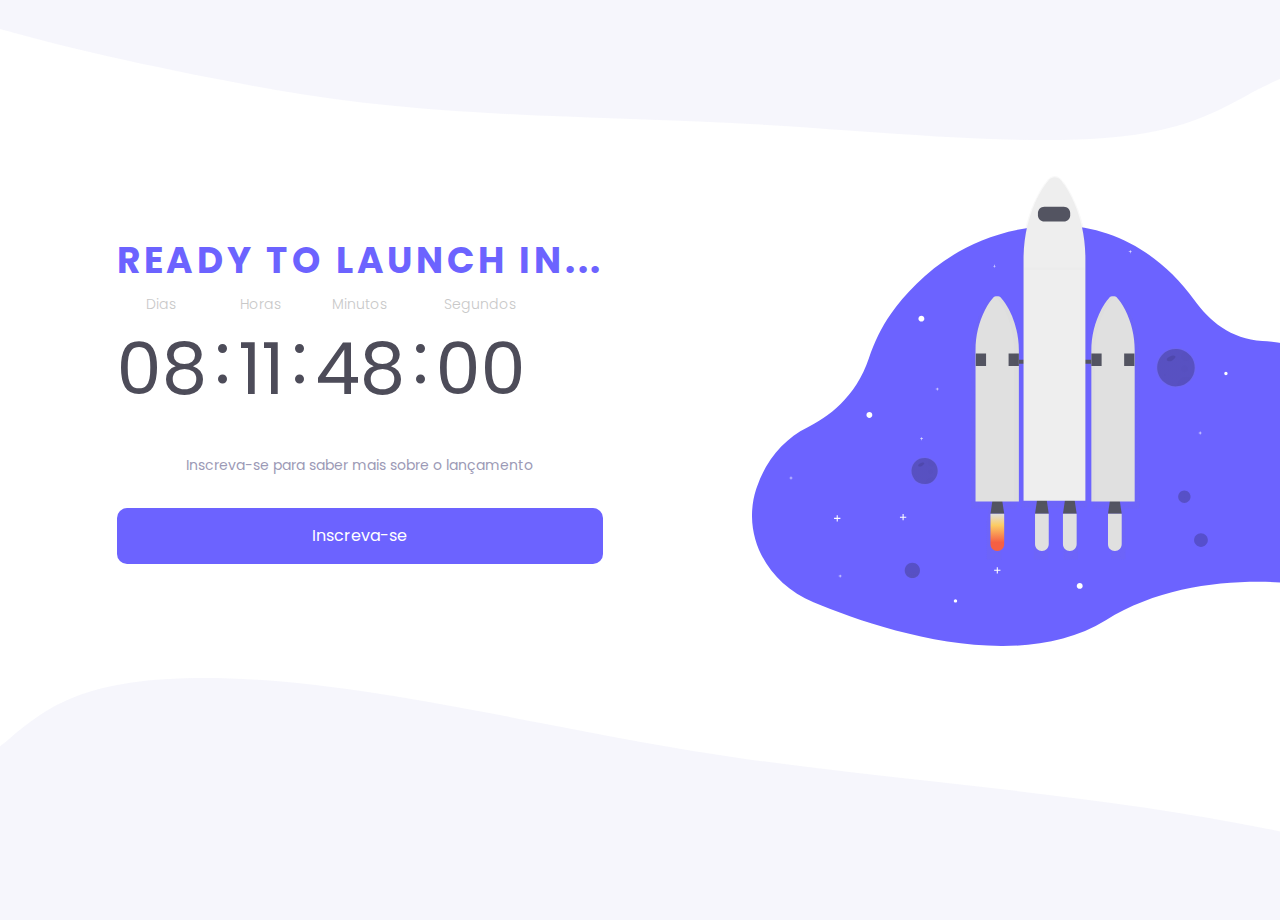
<file: CountDown/index.html>
<!DOCTYPE html>
<html lang="en">
<head>
    <link rel="preconnect" href="https://fonts.googleapis.com">
    <link rel="preconnect" href="https://fonts.gstatic.com" crossorigin>
    <meta charset="UTF-8">
    <meta http-equiv="X-UA-Compatible" content="IE=edge">
    <meta name="viewport" content="width=device-width, initial-scale=1.0">
    <title>Countdown</title>
    
    <link href="https://fonts.googleapis.com/css2?family=Poppins:wght@300;400;700&display=swap" rel="stylesheet">
    <link rel="stylesheet" href="style.css">

    <script src="main.js" defer></script>
</head>
<body>
    <main>
        <img src="./assets/top-image.svg" alt="">
        <section>
            <div class="container">
                <h1>Ready to launch in...</h1>
                <div>
                    <div>
                        <p class="title">Dias</p>
                        <span class="time days">08</span>
                    </div>

                    <span class="time">:</span>


                    <div>
                        <p class="title">Horas</p>
                        <span class="time hours">11</span>
                    </div>
                    
                    <span class="time">:</span>

                    <div>
                        <p class="title">Minutos</p>
                        <span class="time minutes">48</span>
                    </div>

                    <span class="time">:</span>
                    
                    <div>
                        <p class="title">Segundos</p>
                        <span class="time seconds">00</span>
                    </div>
                </div>
                <p>Inscreva-se para saber mais sobre o lançamento</p>
                <button>Inscreva-se</button>
            </div>
            <img src="./assets/rocket.svg" alt="">
        </section>
        <img src="./assets/bottom-image.svg" alt="">
    </main>
</body>
</html>
</file>
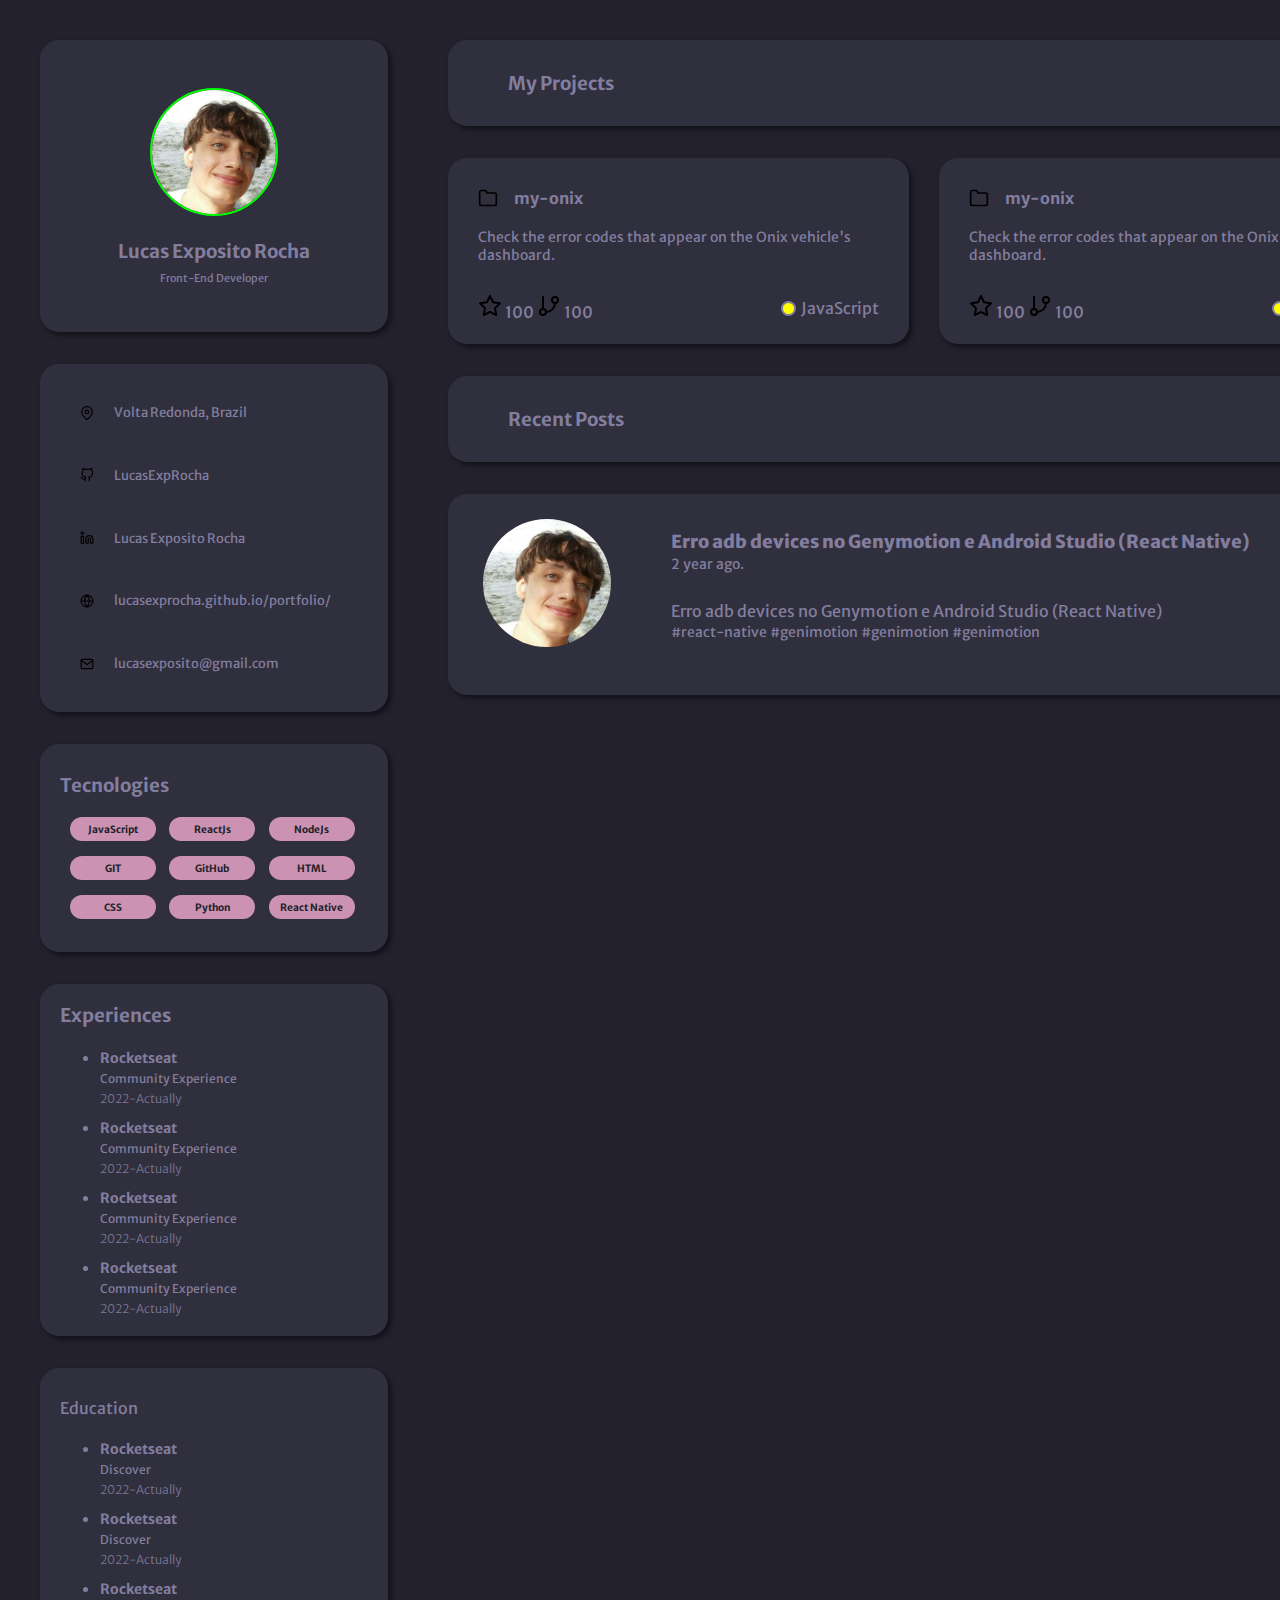
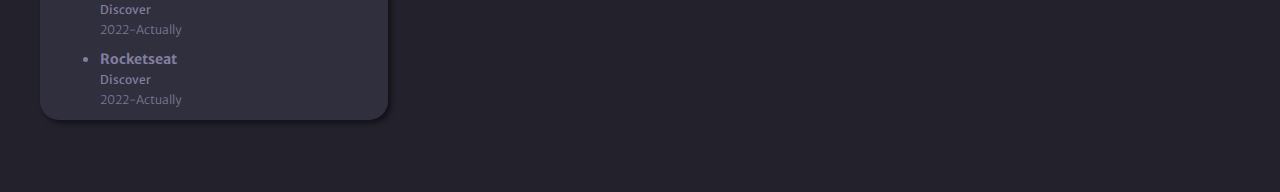
<file: desafio-portfolio-discover/index.html>
<!DOCTYPE html>
<html lang="en">
    <head>
        <meta charset="UTF-8">
        <meta http-equiv="X-UA-Compatible" content="IE=edge">
        <meta name="viewport" content="width=device-width, initial-scale=1.0">
        <title>Portfolio-Discover</title>
        <link rel="shortcut icon" href="assets/favicon.ico" type="image/x-icon">
        <link rel="stylesheet" href="style.css">
    </head>
    <body class="grid">
        <!-- Aside Bar -->
        <div class="aside__container flex">
            <header class="header__container flex container">
                <img src="imgs/profile.jpeg" alt="" class="profile-img">
                <h3 class="name-title  div-title">Lucas Exposito Rocha</h3>
                <h6 class="job-function div-subtitle">Front-End Developer</h6>
            </header>
            <div class="informations__container flex container">
                <div class="info">
                    <img src="assets/map-pin.svg" alt="" class="img-location info-icon">
                    <span class="text-info">Volta Redonda, Brazil</span>
                </div>
                <!-- <span class="work"></span> -->
                <div class="info">
                    <img src="assets/github.svg" alt="" class="img-github info-icon">
                    <span class="text-info">LucasExpRocha</span>
                </div>
                <div class="info">
                    <img src="assets/linkedin.svg" alt="" class="img-linkedin info-icon">
                    <span class="text-info">Lucas Exposito Rocha</span>
                </div>
                <!-- <span class="twitter"></span> -->
                <div class="info">
                    <img src="assets/globe.svg" alt="" class="img-portfolio info-icon">
                    <span class="text-info">lucasexprocha.github.io/portfolio/</span>
                </div>
                <div class="info">
                    <img src="assets/mail.svg" alt="" class="img-email info-icon">
                    <span class="text-info">lucasexposito@gmail.com</span>
                </div>
            </div>
            <div class="tecnology__container container">
                <h3 class="tecnology-title div-title">
                    Tecnologies
                </h3>
                <div class="tecnology-tools grid">
                    <span class="tecnology-icon">JavaScript</span>
                    <span class="tecnology-icon">ReactJs</span>
                    <span class="tecnology-icon">NodeJs</span>
                    <span class="tecnology-icon">GIT</span>
                    <span class="tecnology-icon">GitHub</span>                        <span class="tecnology-icon">HTML</span>
                    <span class="tecnology-icon">CSS</span>
                    <span class="tecnology-icon">Python</span>
                    <span class="tecnology-icon">React Native</span>
                </div>
            </div>
            <div class="experiences__container container">
                <h3 class="experience__title  div-title">Experiences</h3>
                <ul>
                    <li>
                        <h5 class="experience-title">Rocketseat</h5>
                        <span class="experience-subtitle">Community Experience</span>
                        <br>
                        <span class="experience-data">2022-Actually</span>
                    </li>
                    <li>
                        <h5 class="experience-title">Rocketseat</h5>
                        <span class="experience-subtitle">Community Experience</span>
                        <br>
                        <span class="experience-data">2022-Actually</span>
                    </li>
                    <li>
                        <h5 class="experience-title">Rocketseat</h5>
                        <span class="experience-subtitle">Community Experience</span>
                        <br>
                        <span class="experience-data">2022-Actually</span>
                    </li>
                    <li>
                        <h5 class="experience-title">Rocketseat</h5>
                        <span class="experience-subtitle">Community Experience</span>
                        <br>
                        <span class="experience-data">2022-Actually</span>
                    </li>
                </ul>
            </div>
            <div class="education__container container">
                <div class="education__title div-title">Education</div>
                <ul>
                    <li>
                        <h6 class="education-title">Rocketseat</h6>
                        <span class="education-subtitle">Discover</span>
                        <br>
                        <span class="education-data">2022-Actually</span>
                    </li>
                    <li>
                        <h6 class="education-title">Rocketseat</h6>
                        <span class="education-subtitle">Discover</span>
                        <br>
                        <span class="education-data">2022-Actually</span>
                    </li>
                    <li>
                        <h6 class="education-title">Rocketseat</h6>
                        <span class="education-subtitle">Discover</span>
                        <br>
                        <span class="education-data">2022-Actually</span>
                    </li>
                    <li>
                        <h6 class="education-title">Rocketseat</h6>
                        <span class="education-subtitle">Discover</span>
                        <br>
                        <span class="education-data">2022-Actually</span>
                    </li>
                </ul>
            </div>

        </div>

        <!-- Body -->
        <main class="main__container">
            <div class="projects__container flex container">
                <h3 class="myProjects__title">My Projects</h3>
                <h6 class="viewmore">View more</h6>
            </div>
            <div class="onix__container flex">
                <div class="my-onix__container container">
                    <div class="onix-container">
                        <div class="onix__title">
                            <img src="assets/folder.svg" alt="" class="img-folder">
                            <span class="onix-title">my-onix</span>
                        </div>                        
                        <div class="text-container">
                            <span>Check the error codes that appear on the Onix vehicle's dashboard.</span>
                        </div>
                        <div class="footer-container flex">
                            <div class="stats">
                                <span class="star-icon">
                                    <img src="assets/star.svg" alt="">
                                    100
                                </span>
                                <span class="branch">
                                    <img src="assets/git-branch.svg" alt="">
                                    100
                                </span>    
                            </div>
                            <div class="use-tool">
                                <span class="check"></span>
                                <span class="tools">JavaScript</span>
                            </div>
                        </div>
                    </div>
                </div>
                <div class="my-onix__container container">
                    <div class="onix-container">
                        <div class="onix__title">
                            <img src="assets/folder.svg" alt="" class="img-folder">
                            <span class="onix-title">my-onix</span>
                        </div>                        
                        <div class="text-container">
                            <span>Check the error codes that appear on the Onix vehicle's dashboard.</span>
                        </div>
                        <div class="footer-container flex">
                            <div class="stats">
                                <span class="star-icon">
                                    <img src="assets/star.svg" alt="">
                                    100
                                </span>
                                <span class="branch">
                                    <img src="assets/git-branch.svg" alt="">
                                    100
                                </span>    
                            </div>
                            <div class="use-tool">
                                <span class="check"></span>
                                <span class="tools">JavaScript</span>
                            </div>
                        </div>
                    </div>
                </div>
            </div>
            
            <div class="posts__container container">
                <div class="posts__container flex">
                    <h3 class="posts__title">Recent Posts</h3>
                </div>
            </div>
            <div class="status__posts__container container flex">
                <img src="imgs/profile.jpeg" alt="" class="post-perfil-img">
                
                <div class="status-text">
                    <h5 class="status-title"><strong>Erro adb devices no Genymotion e Android Studio (React Native)</strong></h5>
                    <span class="status-date">2 year ago.</span>
                    
                    <div class="status-err">
                        <span class="status-error">
                        Erro adb devices no Genymotion e Android Studio (React Native)
                        </span>
                    </div>
                    
                    <div class="tools-status">
                        <span>#react-native</span>
                        <span>#genimotion</span>
                        <span>#genimotion</span>
                        <span>#genimotion</span>
                    </div>
                </div>
                
            </div>
        </main>
    </body>
</html>
</file>
<file: CountDown/style.css>
* {
    margin: 0;
    padding: 0;
    box-sizing: border-box;
}

img {
    width: 100%;
    object-fit: cover;
}

body {
    width: 100%;
}

main {
    width: 90rem;
    height: 100vh;

    margin: 0 auto;
}

main > section {
    width: 100%;

    display: grid;
    align-items: center;

    grid-template-columns: 1fr 1fr;
    grid-template-areas: "count rocket"
}

section > .container {
    grid-area: 1 / 1 ;

    justify-content: center;
    align-items: center;
    display: grid;

    gap: 2rem;
}

.container > h1 {
    font-family: 'Poppins';
    font-style: normal;
    font-weight: 700;
    font-size: 36px;
    line-height: 3.375px;
    letter-spacing: 0.105em;

    text-transform: uppercase;

    color: #6C63FF;
    text-align: center;
}

.container > div {
    display: flex;
    align-items: center;
    gap: .5rem;
}

.container > div > div{
    display: flex;
    align-items: center;
    flex-direction: column;
}

.title {
    font-family: 'Poppins';
    font-style: normal;
    font-weight: 300;
    font-size: 14px;
    line-height: 21px;

    text-transform: capitalize;

    color: #C8C8C8;
}

.time {
    font-family: 'Poppins';
    font-style: normal;
    font-weight: 400;
    font-size: 72px;
    line-height: 108px;

    color: #4D4C59;
}

.container > p {
    font-family: 'Poppins';
    font-style: normal;
    font-weight: 400;
    font-size: 14px;
    line-height: 21px;

    color: #9C9AB6;
    text-align: center;
}

.container > button {
    align-self: center;

    padding: 1rem 2rem;
    background-color: #6C63FF;
    border: none;
    border-radius: .625rem;
    
    font-family: 'Poppins';
    font-style: normal;
    font-weight: 400;
    font-size: 16px;
    line-height: 24px;

    color: #FFFFFF;
}

section > img {
    grid-area: 1 / 2;
    padding: 2rem;
}
</file>
<file: desafio-portfolio-discover/style.css>
/* Global Variables */
@import url('https://fonts.googleapis.com/css2?family=Merriweather+Sans:wght@400;500;700&display=swap');

:root {
    --body-bg-color: #22212C;
    --text-color: #837E9F;
    --bg-cards: #302F3D;
    --bg-techs: #CB92B1;

    /* Margin */

    --mb-0-25: .25rem;
    --mb-0-5: .5rem;
    --mb-0-75: .75rem;
    --mb-1: 1rem;
    --mb-1-5: 1.5rem;
    --mb-2-0: 2rem;
    --mb-2-5: 2.5rem;
    --mb-3: 3rem;

    /* Fonts */

    --h1-font-size:1.5rem;
    --h2-font-size: 1.25rem;
    --h3-font-size: 1.125rem;
    --normal-font-size: .938rem;
    --small-font-size: .813rem;
    --smaller-font-size: .75rem;
    
    --font-family: 'Merriweather Sans', sans-serif;

    /* Font Weight */
    --font-normal: 400;
    --semi-bold: 500;
    --bold: 700;
}

/* Reset */

* {
    margin: 0;
    padding: 0;
    box-sizing: border-box;
}

/* Main */

.grid {
    display: grid;
}

.flex {
    display: flex;
}

/* Display Body */

body {
    padding: 2.5rem;
    background: var(--body-bg-color);
    font-family: var(--font-family);
    grid-template-areas: "aside main";
    gap: 60px;
}

.aside__container {
    grid-area: aside;
    width: 348px;
    flex-direction: column;
}

.main__container {
    grid-area: main;
    width: 952px;
    flex-direction: column;
}

.container {
    border-radius: 19px;
    background: var(--bg-cards);
    color: var(--text-color);
    background: var(--bg-cards);
    box-shadow: 3px 3px 5px rgba(0, 0, 0, .5);
    margin-bottom: var(--mb-2-0);
}

/* Display aside */

/* Header Aside */

.header__container {
    width: 348px;
    height: 292px;
    align-items: center;
    justify-content: center;
    flex-direction: column;
}

.profile-img {
    width: 128px;
    height: 128px;
    border-radius: 50%;
    margin-bottom: var(--mb-1-5);
    border: 2px solid #00FF00;
}

.informations__container {
    flex-direction: column;
    width: 348px;
    height: 348px;
    border-radius: 19px;
}

.name-title {
    margin-bottom: var(--mb-0-5);
    font-weight: var(--bold);
}

.div-subtitle {
    font-weight: var(--font-normal);
}

/* Informations */

.informations__container {
    padding: 2.5rem;
    flex-direction: column;
    justify-content: space-between;
    align-items: baseline;

}

.info {
    display: flex;
    align-items: center;
}

.info-icon {
    height: 14px;
    width: 14px;
    color: var(--text-color)
}

.text-info {
    font-weight: var(--font-normal);
    font-size: 13px;
    margin-left: 1.25rem;
    align-items: baseline;
}

/* Tecnologies */

.tecnology__container {
    width: 348px;
    height: 208px;
    padding: 1.25rem;
}

.tecnology-title {
    margin-top: 10px;
    margin-bottom: 20px;
}

.tecnology-tools {
    grid-template-columns: repeat(3, auto);
    margin-left: 10px;
}

.tecnology-icon {
    width: 86px;
    height: 24px;
    padding-top: 6px;
    border-radius: 12px;
    background-color: var(--bg-techs);
    font-size: 10px;
    color: #22212C;
    text-align: center;
    margin-bottom: 15px;
    font-weight: var(--bold);
}


/* Experiences */ 

.experiences__container {
    width: 348px;
    height: 352px;
    padding: 20px;
}

.experiences__title {
    margin-top: 10px;
}

.experiences__container > ul {
    margin-top: 20px;
    margin-left: 40px;
}

.experience-title {
    font-size: 14px;
    font-weight: var(--bold);
}

.experience-subtitle {
    font-size: 12px;
    font-weight: var(--font-normal);
}

.experience-data {
    font-size: 12px;
    font-weight: 300;
    opacity: .9;
}

.experiences__container > ul > li {
    margin-bottom: 10px;
}

/* Education */ 

.education__container {
    width: 348px;
    height: 352px;
    padding: 20px;
}

.education__title {
    margin-top: 10px;
}

.education__container > ul {
    margin-top: 20px;
    margin-left: 40px;
}

.education-title {
    font-size: 14px;
    font-weight: var(--bold);
}

.education-subtitle {
    font-size: 12px;
    font-weight: var(--font-normal);
}

.education-data {
    font-size: 12px;
    font-weight: 300;
    opacity: .9;
}

.education__container > ul > li {
    margin-bottom: 10px;
}


/* "BODY" */

/* Projects */

.projects__container {
    width: 952px;
    height: 86px;
    justify-content: space-between;
    align-items: center;
    padding-left: 60px;
    padding-right: 60px;
}

/* my onix */

.onix__container {
    gap: 30px;
}

.my-onix__container {
    width: 461px;
    height: 186px;
    padding: 30px;
}

.onix__title {
    display: flex;
    align-items: center;
    margin-bottom: 20px;
}

.img-folder {
    width: 20px;
    height: 20px;
    margin-right: 16px;
}

.onix-title {
    font-size: 16px;
    font-weight: var(--bold);
}

.text-container {
    font-size: 14px;
    font-weight: var(--font-normal);
    margin-bottom: 30px;
}

.footer-container {
    justify-content: space-between;
}

.use-tool {
    display: flex;
    align-items: center;
}

.check {
    position: absolute;
    width: 15px;
    height: 15px;
    border-radius: 50%;
    background-color: yellow;
    border: 2px solid #837E9F;
}

.tools {

    margin-left: 20px;
}

/* Posts */

.posts__container {
    height: 86px;
    width: 952px;
    justify-content: space-between;
    align-items: center;
    padding-left: 30px;
}

/* Status Post */

.status__posts__container {
    width: 952px;
    height: 201px;
    align-items: center;
    padding: 35px;
    gap: 60px;
}

.post-perfil-img {
    width: 128px;
    height: 128px;
    border-radius: 50%;
    margin-bottom: var(--mb-1-5);
}

.status-text {
    width: 612px;
    height: 129px;
}

.status-title {
    font-size: 18px;
    font-weight: var(--bold);
}

.status-date {
    font-size: 14px;
    font-weight: var(--font-normal);
}

.status-err {
    margin-top: 28px;
}

.status-error {
    font-size: 16px;
    font-weight: var(--font-normal);
}

.tools-status > span {
    font-size: 14px;
    font-weight: var(--font-normal);
}
</file>
